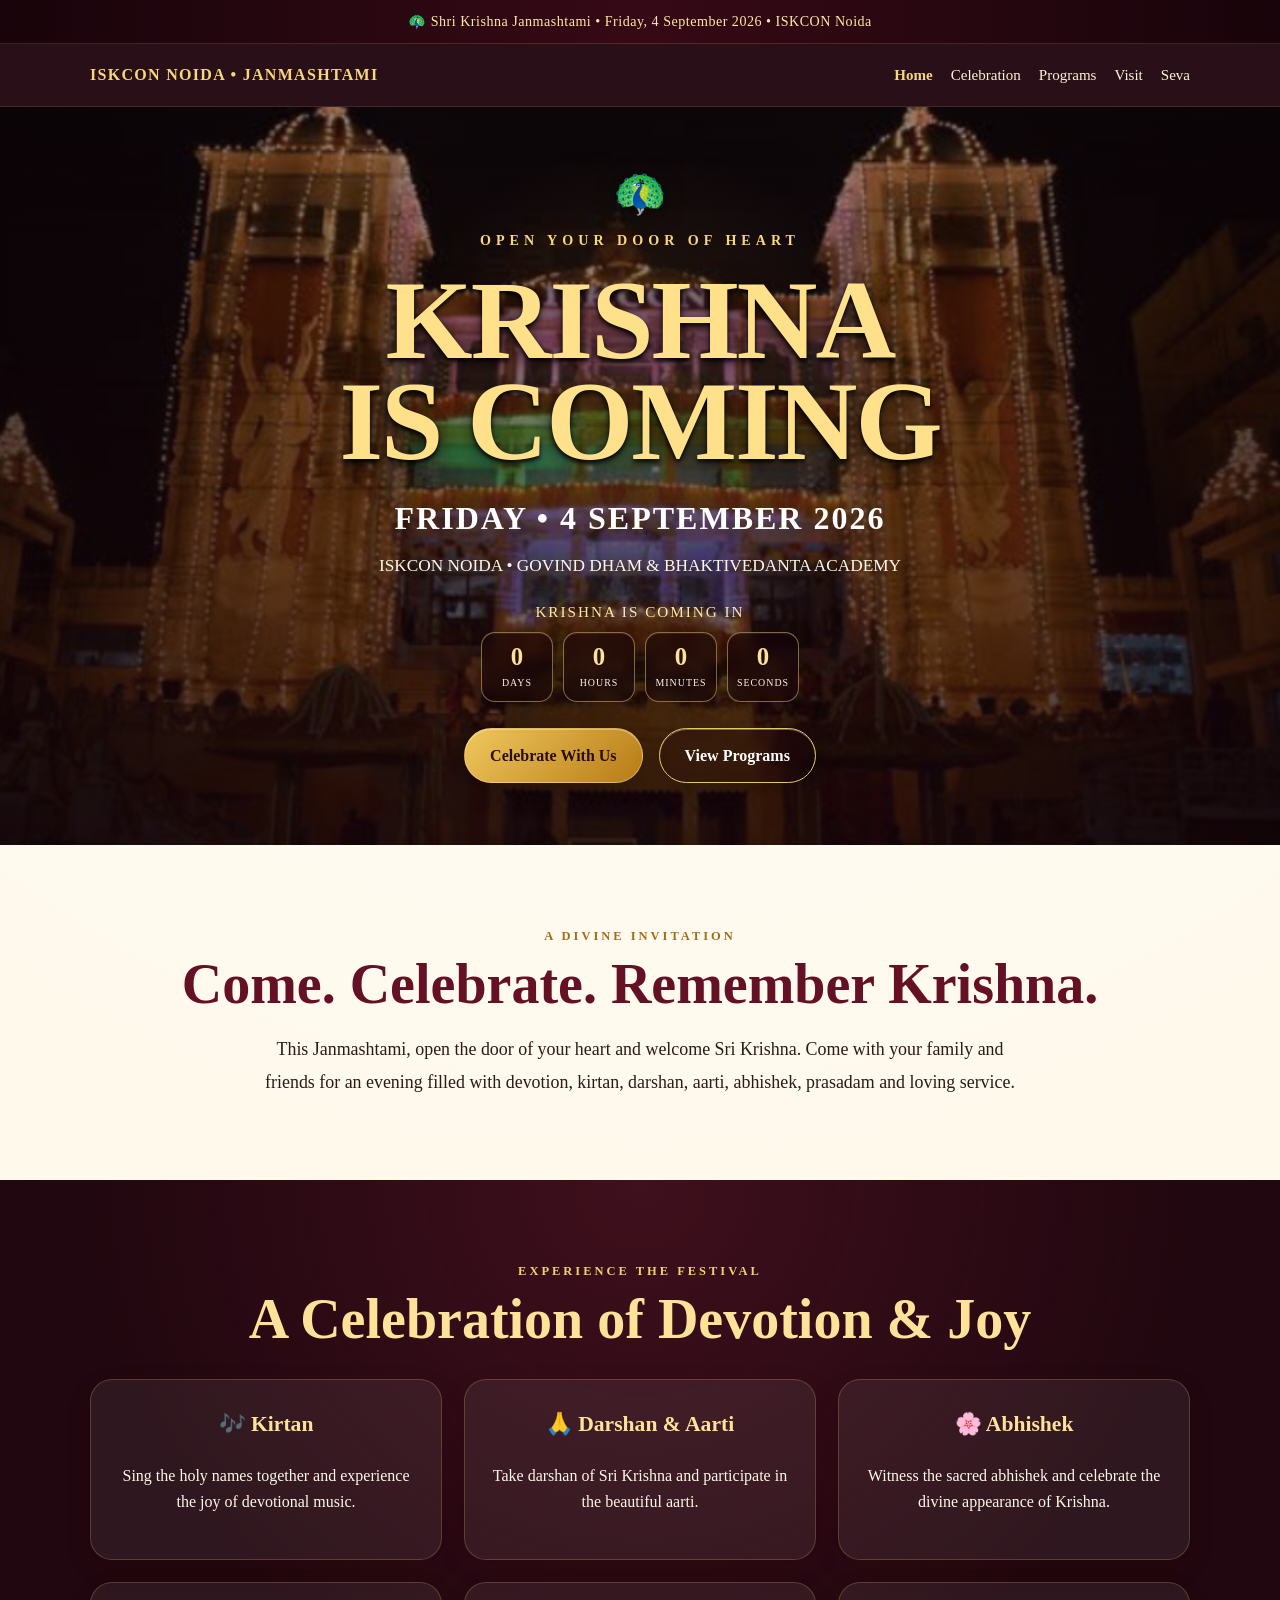
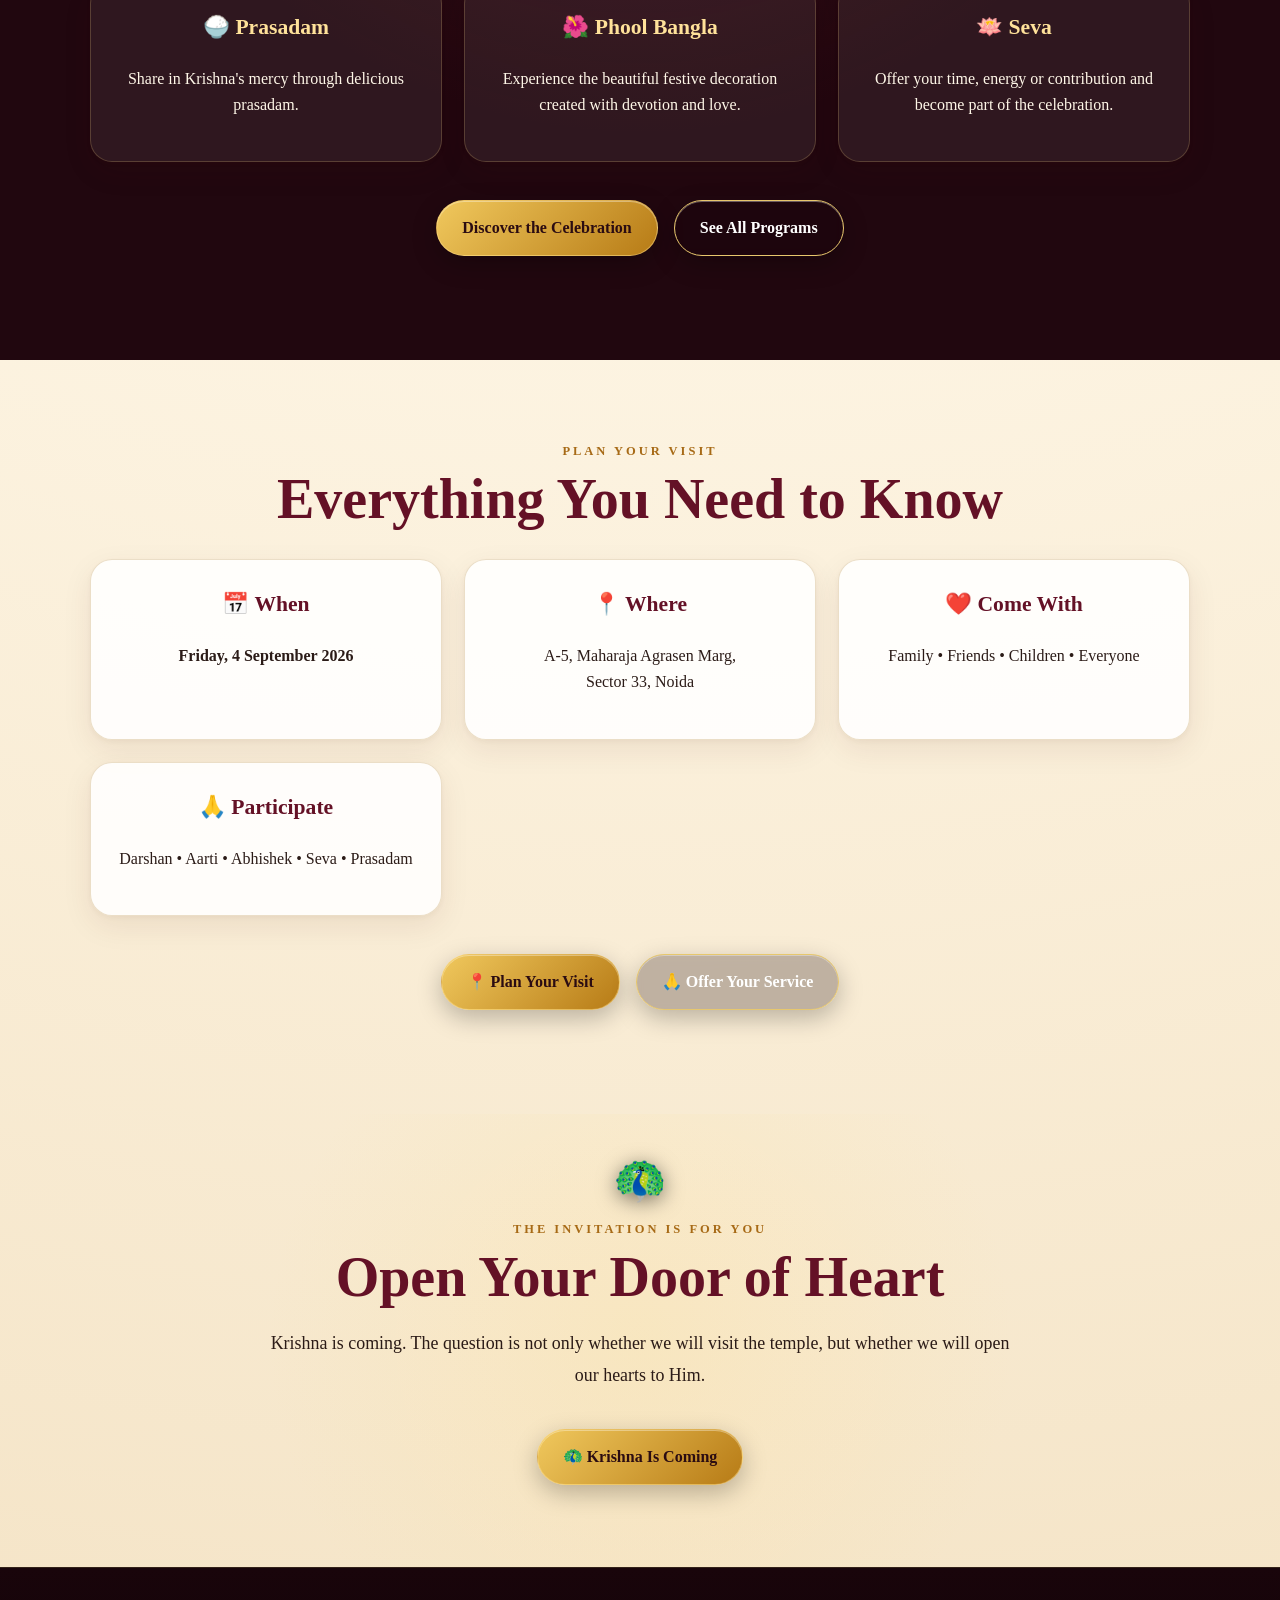
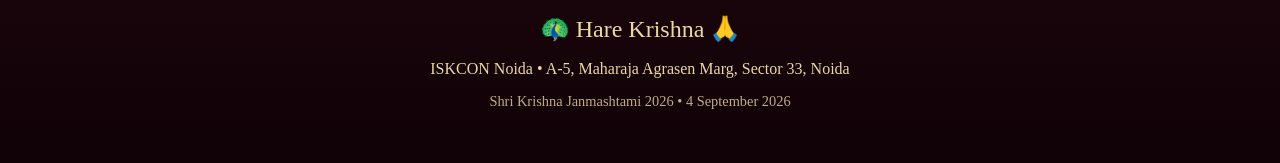
<file: index.html>
<!doctype html>
<html lang="en">
<head>
<meta charset="utf-8">
<meta name="viewport" content="width=device-width,initial-scale=1">

<title>Krishna Is Coming — Janmashtami 2026 | ISKCON Noida</title>

<meta name="description" content="Shri Krishna Janmashtami 2026 at ISKCON Noida. Friday, 4 September 2026. Celebrate with kirtan, darshan, aarti, abhishek, prasadam and seva.">

<link rel="stylesheet" href="style.css">
</head>

<body>

<!-- TOP BAR -->
<div class="topbar">
🦚 Shri Krishna Janmashtami • Friday, 4 September 2026 • ISKCON Noida
</div>


<!-- NAVIGATION -->
<nav>
<div class="container navin">

<a class="brand" href="index.html">
ISKCON NOIDA • JANMASHTAMI
</a>

<div class="navlinks">
<a href="index.html" style="color:#f6d77c;font-weight:700">Home</a>
<a href="celebration.html">Celebration</a>
<a href="programs.html">Programs</a>
<a href="visit.html">Visit</a>
<a href="seva.html">Seva</a>
</div>

</div>
</nav>


<!-- HERO -->
<section class="hero">

<div class="hero-content">

<div class="peacock">🦚</div>

<div class="kicker">
OPEN YOUR DOOR OF HEART
</div>

<h1>
KRISHNA<br>
IS COMING
</h1>

<div class="hero-date">
FRIDAY • 4 SEPTEMBER 2026
</div>

<div class="hero-place">
ISKCON NOIDA • GOVIND DHAM & BHAKTIVEDANTA ACADEMY
</div>


<!-- COUNTDOWN -->
<div class="countdown-title">
KRISHNA IS COMING IN
</div>

<div class="countdown" id="countdown">

<div class="count-box">
<span id="days">--</span>
<small>DAYS</small>
</div>

<div class="count-box">
<span id="hours">--</span>
<small>HOURS</small>
</div>

<div class="count-box">
<span id="minutes">--</span>
<small>MINUTES</small>
</div>

<div class="count-box">
<span id="seconds">--</span>
<small>SECONDS</small>
</div>

</div>


<div class="hero-buttons">

<a class="btn" href="celebration.html">
Celebrate With Us
</a>

<a class="btn alt" href="programs.html">
View Programs
</a>

</div>

</div>

</section>



<!-- WELCOME -->
<section class="section">

<div class="container center">

<div class="eyebrow">
A DIVINE INVITATION
</div>

<h2>
Come. Celebrate. Remember Krishna.
</h2>

<p class="lead" style="margin:0 auto">
This Janmashtami, open the door of your heart and welcome Sri Krishna.
Come with your family and friends for an evening filled with devotion,
kirtan, darshan, aarti, abhishek, prasadam and loving service.
</p>

</div>

</section>



<!-- FESTIVAL HIGHLIGHTS -->
<section class="section dark">

<div class="container center">

<div class="eyebrow">
EXPERIENCE THE FESTIVAL
</div>

<h2>
A Celebration of Devotion & Joy
</h2>


<div class="grid">

<div class="card">
<h3>🎶 Kirtan</h3>
<p>
Sing the holy names together and experience the joy of devotional music.
</p>
</div>


<div class="card">
<h3>🙏 Darshan & Aarti</h3>
<p>
Take darshan of Sri Krishna and participate in the beautiful aarti.
</p>
</div>


<div class="card">
<h3>🌸 Abhishek</h3>
<p>
Witness the sacred abhishek and celebrate the divine appearance of Krishna.
</p>
</div>


<div class="card">
<h3>🍚 Prasadam</h3>
<p>
Share in Krishna's mercy through delicious prasadam.
</p>
</div>


<div class="card">
<h3>🌺 Phool Bangla</h3>
<p>
Experience the beautiful festive decoration created with devotion and love.
</p>
</div>


<div class="card">
<h3>🪷 Seva</h3>
<p>
Offer your time, energy or contribution and become part of the celebration.
</p>
</div>

</div>


<p style="margin-top:32px">

<a class="btn" href="celebration.html">
Discover the Celebration
</a>

<a class="btn alt" href="programs.html">
See All Programs
</a>

</p>

</div>

</section>



<!-- VISIT INFORMATION -->
<section class="section">

<div class="container center">

<div class="eyebrow">
PLAN YOUR VISIT
</div>

<h2>
Everything You Need to Know
</h2>


<div class="grid">

<div class="card">
<h3>📅 When</h3>
<p>
<strong>Friday, 4 September 2026</strong>
</p>
</div>


<div class="card">
<h3>📍 Where</h3>
<p>
A-5, Maharaja Agrasen Marg,<br>
Sector 33, Noida
</p>
</div>


<div class="card">
<h3>❤️ Come With</h3>
<p>
Family • Friends • Children • Everyone
</p>
</div>


<div class="card">
<h3>🙏 Participate</h3>
<p>
Darshan • Aarti • Abhishek • Seva • Prasadam
</p>
</div>

</div>


<p style="margin-top:32px">

<a class="btn" href="visit.html">
📍 Plan Your Visit
</a>

<a class="btn alt" href="seva.html">
🙏 Offer Your Service
</a>

</p>

</div>

</section>



<!-- FINAL INVITATION -->
<section class="section invitation-section">

<div class="container center">

<div class="peacock">
🦚
</div>

<div class="eyebrow">
THE INVITATION IS FOR YOU
</div>

<h2>
Open Your Door of Heart
</h2>

<p class="lead" style="margin:0 auto">
Krishna is coming.
The question is not only whether we will visit the temple,
but whether we will open our hearts to Him.
</p>


<p style="margin-top:32px">

<a class="btn" href="celebration.html">
🦚 Krishna Is Coming
</a>

</p>

</div>

</section>



<!-- FOOTER -->
<footer>

<div class="container">

<div style="font-size:1.5rem">
🦚 Hare Krishna 🙏
</div>

<p>
ISKCON Noida • A-5, Maharaja Agrasen Marg, Sector 33, Noida
</p>

<p class="small">
Shri Krishna Janmashtami 2026 • 4 September 2026
</p>

</div>

</footer>



<!-- COUNTDOWN SCRIPT -->
<script>

function updateCountdown() {

const eventDate = new Date("September 4, 2026 00:00:00").getTime();

const now = new Date().getTime();

const difference = eventDate - now;


if (difference <= 0) {

document.getElementById("days").innerText = "0";
document.getElementById("hours").innerText = "0";
document.getElementById("minutes").innerText = "0";
document.getElementById("seconds").innerText = "0";

return;

}


const days = Math.floor(difference / (1000 * 60 * 60 * 24));

const hours = Math.floor(
(difference % (1000 * 60 * 60 * 24)) /
(1000 * 60 * 60)
);

const minutes = Math.floor(
(difference % (1000 * 60 * 60)) /
(1000 * 60)
);

const seconds = Math.floor(
(difference % (1000 * 60)) / 1000
);


document.getElementById("days").innerText = days;
document.getElementById("hours").innerText = hours;
document.getElementById("minutes").innerText = minutes;
document.getElementById("seconds").innerText = seconds;

}


updateCountdown();

setInterval(updateCountdown, 1000);

</script>

</body>
</html>
</file>
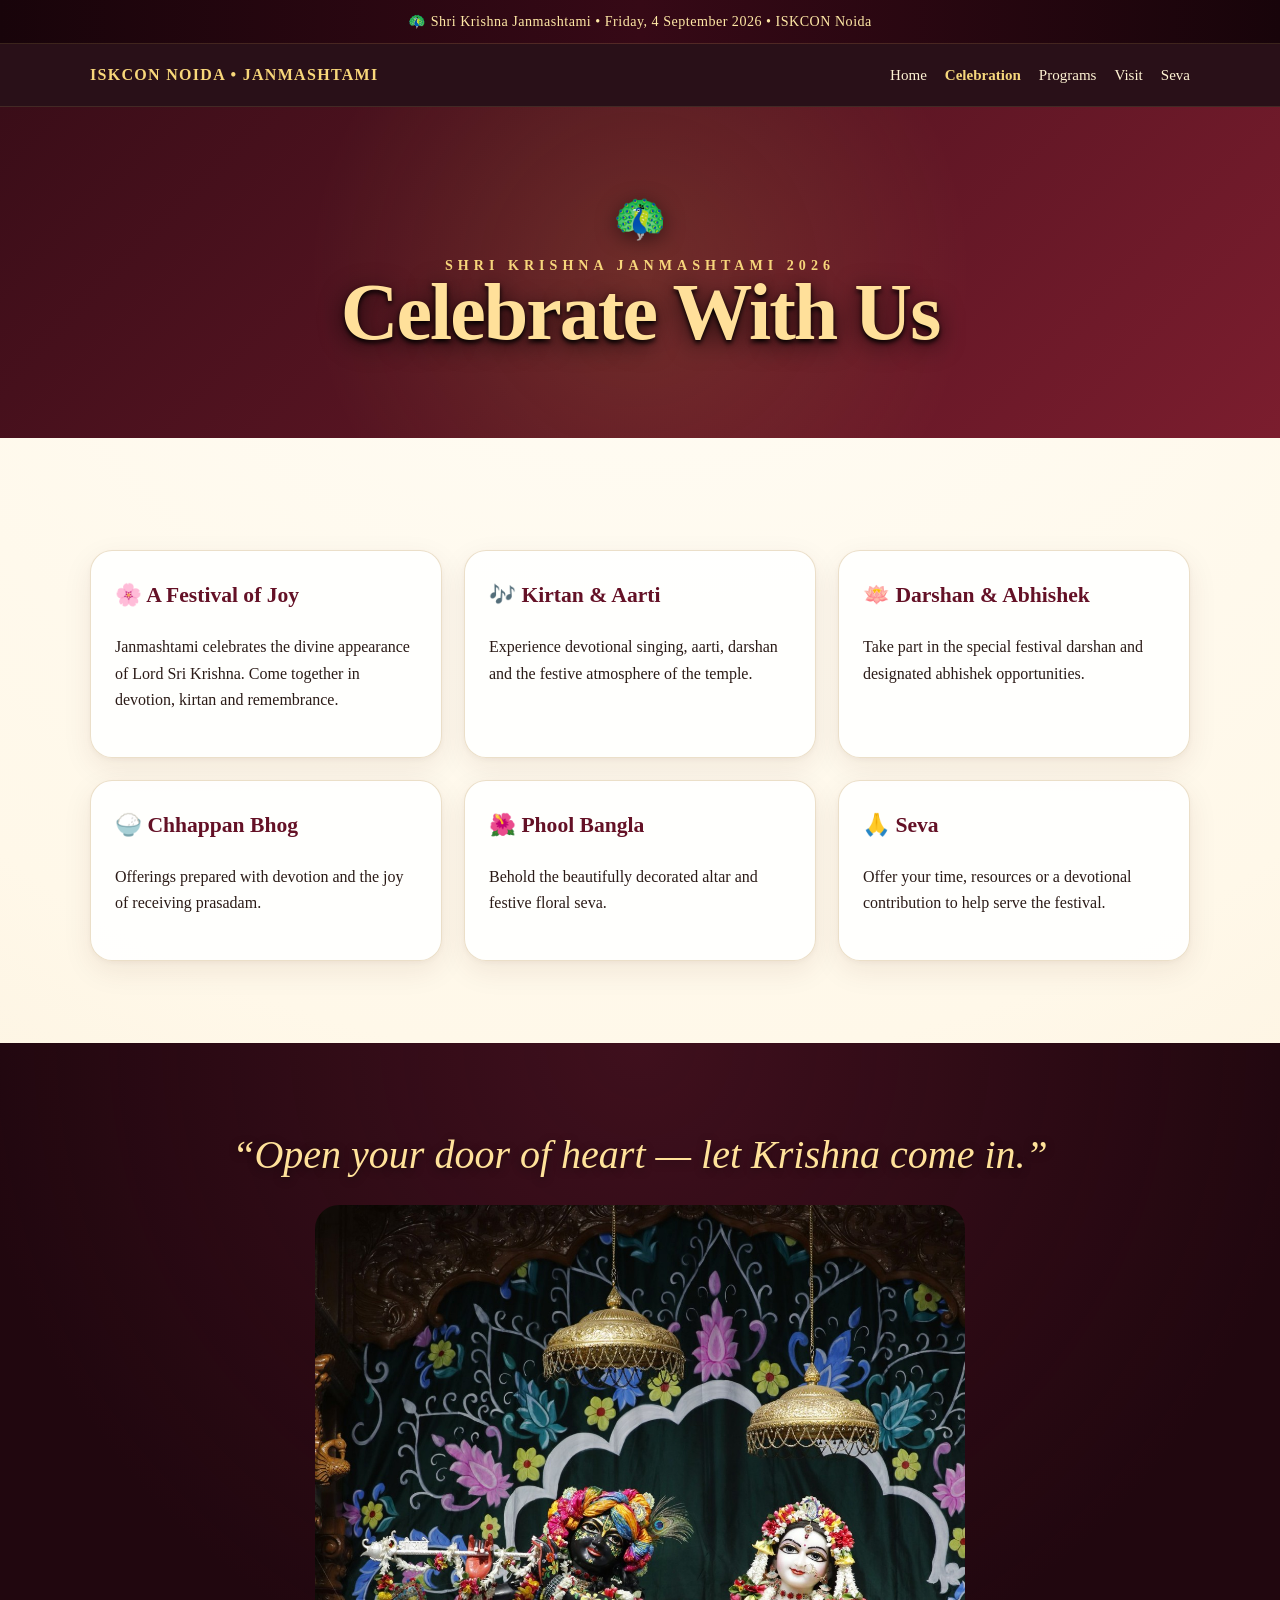
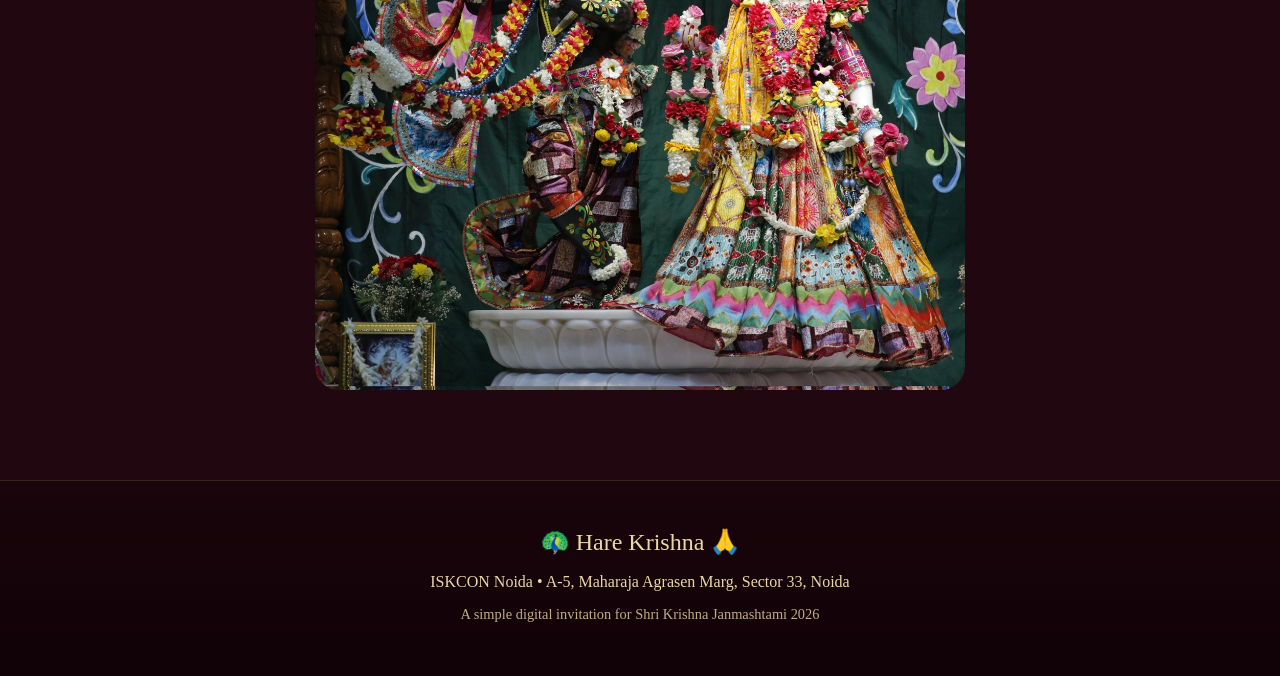
<file: celebration.html>
<!doctype html><html lang="en"><head><meta charset="utf-8"><meta name="viewport" content="width=device-width,initial-scale=1">
<title>Celebrate With Us — Janmashtami 2026</title><meta name="description" content="Shri Krishna Janmashtami 2026 at ISKCON Noida — 4 September 2026.">
<link rel="stylesheet" href="style.css"></head><body><div class="topbar">🦚 Shri Krishna Janmashtami • Friday, 4 September 2026 • ISKCON Noida</div>
<nav><div class="container navin"><a class="brand" href="index.html">ISKCON NOIDA • JANMASHTAMI</a>
<div class="navlinks"><a href="index.html">Home</a><a href="celebration.html" style="color:#f6d77c;font-weight:700">Celebration</a><a href="programs.html">Programs</a><a href="visit.html">Visit</a><a href="seva.html">Seva</a></div></div></nav><section class="pagehero"><div class="container"><div class="peacock">🦚</div><div class="kicker">SHRI KRISHNA JANMASHTAMI 2026</div><h1>Celebrate With Us</h1></div></section>
<section class="section"><div class="container"><div class="grid">
<div class="card"><h3>🌸 A Festival of Joy</h3><p>Janmashtami celebrates the divine appearance of Lord Sri Krishna. Come together in devotion, kirtan and remembrance.</p></div>
<div class="card"><h3>🎶 Kirtan & Aarti</h3><p>Experience devotional singing, aarti, darshan and the festive atmosphere of the temple.</p></div>
<div class="card"><h3>🪷 Darshan & Abhishek</h3><p>Take part in the special festival darshan and designated abhishek opportunities.</p></div>
<div class="card"><h3>🍚 Chhappan Bhog</h3><p>Offerings prepared with devotion and the joy of receiving prasadam.</p></div>
<div class="card"><h3>🌺 Phool Bangla</h3><p>Behold the beautifully decorated altar and festive floral seva.</p></div>
<div class="card"><h3>🙏 Seva</h3><p>Offer your time, resources or a devotional contribution to help serve the festival.</p></div>
</div></div></section>
<section class="section dark"><div class="container center"><p class="quote">“Open your door of heart — let Krishna come in.”</p>
<img src="assets/radha_krishna_green.jpg" style="width:min(650px,100%);border-radius:24px;margin-top:20px" alt="Radha Krishna"></div></section><footer><div class="container"><div style="font-size:1.5rem">🦚 Hare Krishna 🙏</div>
<p>ISKCON Noida • A-5, Maharaja Agrasen Marg, Sector 33, Noida</p>
<p class="small">A simple digital invitation for Shri Krishna Janmashtami 2026</p></div></footer></body></html>
</file>
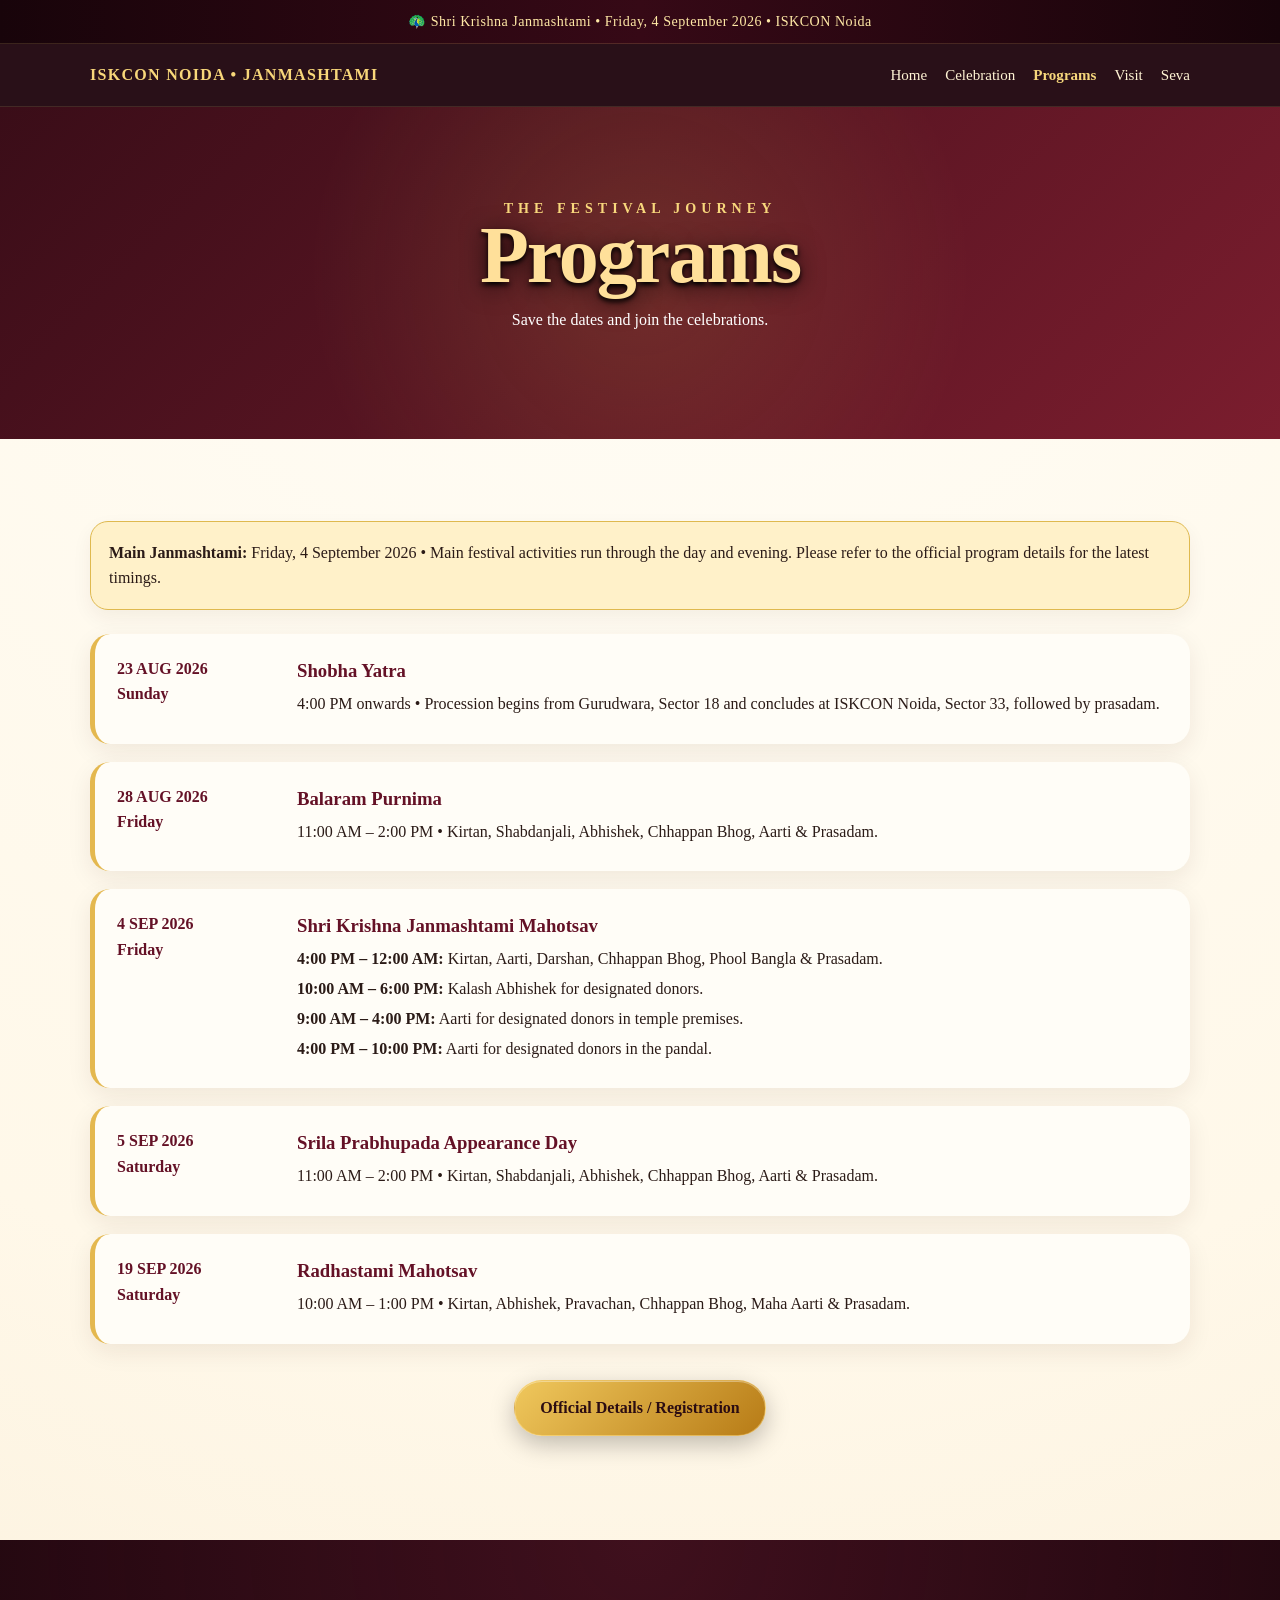
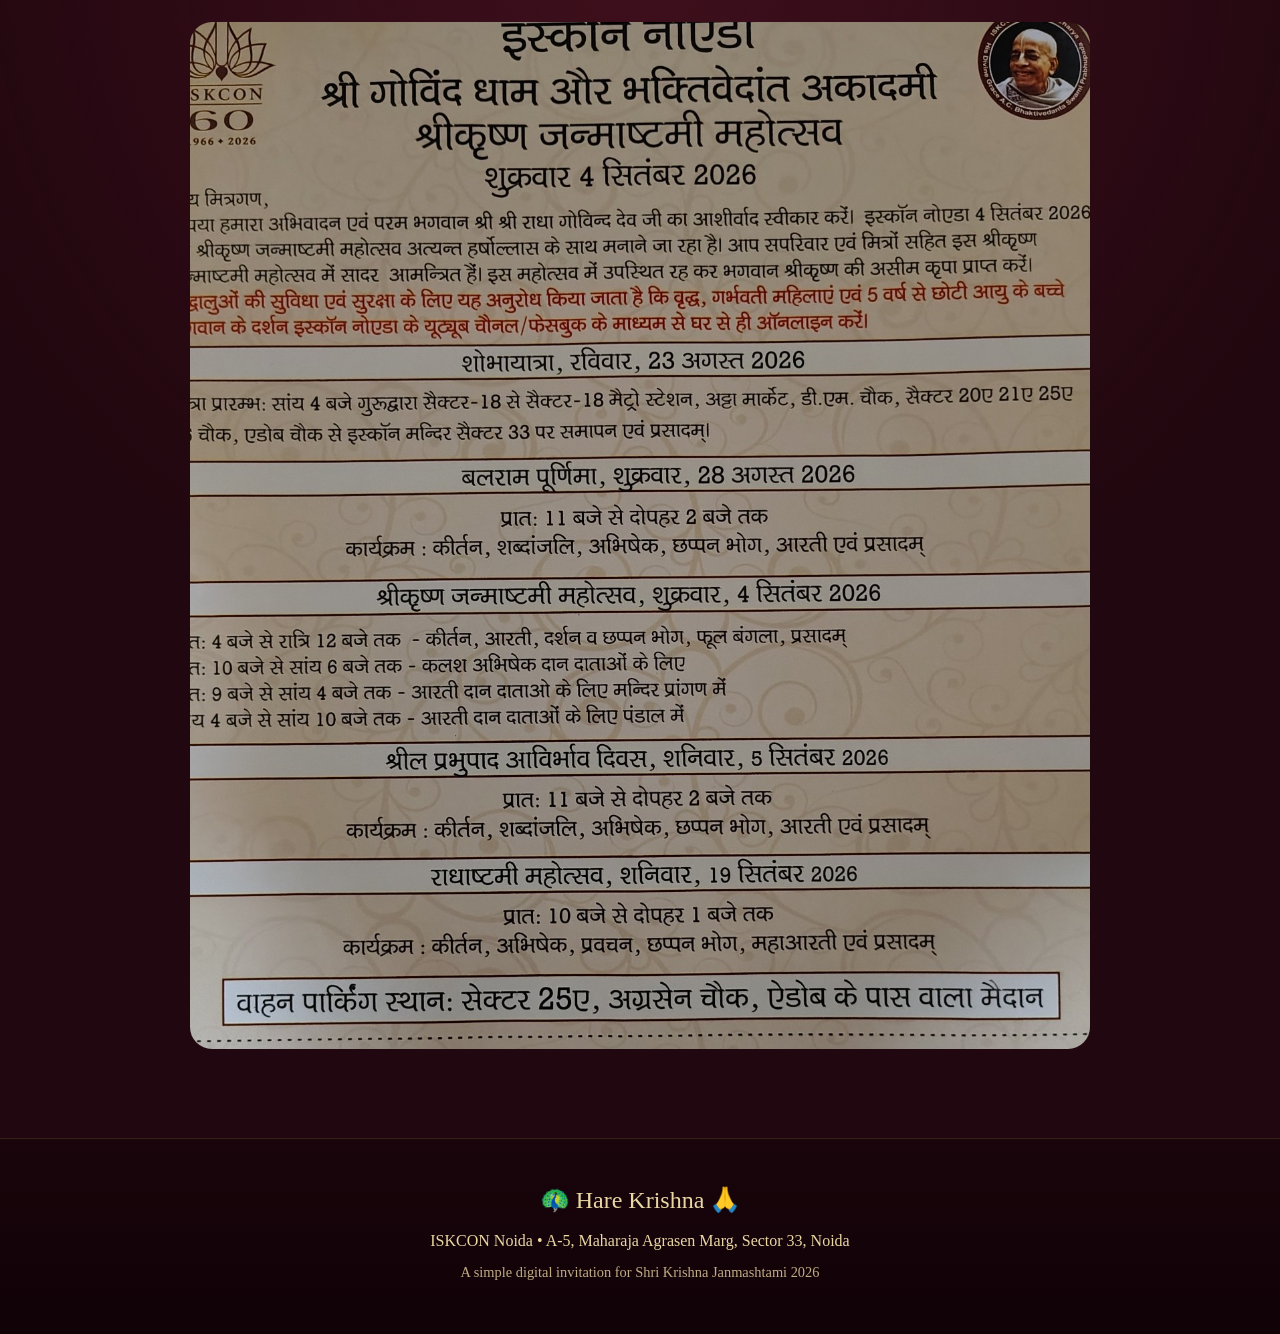
<file: programs.html>
<!doctype html><html lang="en"><head><meta charset="utf-8"><meta name="viewport" content="width=device-width,initial-scale=1">
<title>Programs — Janmashtami 2026</title><meta name="description" content="Shri Krishna Janmashtami 2026 at ISKCON Noida — 4 September 2026.">
<link rel="stylesheet" href="style.css"></head><body><div class="topbar">🦚 Shri Krishna Janmashtami • Friday, 4 September 2026 • ISKCON Noida</div>
<nav><div class="container navin"><a class="brand" href="index.html">ISKCON NOIDA • JANMASHTAMI</a>
<div class="navlinks"><a href="index.html">Home</a><a href="celebration.html">Celebration</a><a href="programs.html" style="color:#f6d77c;font-weight:700">Programs</a><a href="visit.html">Visit</a><a href="seva.html">Seva</a></div></div></nav><section class="pagehero"><div class="container"><div class="kicker">THE FESTIVAL JOURNEY</div><h1>Programs</h1><p>Save the dates and join the celebrations.</p></div></section>
<section class="section"><div class="container">
<div class="notice"><strong>Main Janmashtami:</strong> Friday, 4 September 2026 • Main festival activities run through the day and evening. Please refer to the official program details for the latest timings.</div>
<div class="timeline" style="margin-top:24px">
<div class="event"><div class="date">23 AUG 2026<br>Sunday</div><div><h3>Shobha Yatra</h3><p>4:00 PM onwards • Procession begins from Gurudwara, Sector 18 and concludes at ISKCON Noida, Sector 33, followed by prasadam.</p></div></div>
<div class="event"><div class="date">28 AUG 2026<br>Friday</div><div><h3>Balaram Purnima</h3><p>11:00 AM – 2:00 PM • Kirtan, Shabdanjali, Abhishek, Chhappan Bhog, Aarti & Prasadam.</p></div></div>
<div class="event"><div class="date">4 SEP 2026<br>Friday</div><div><h3>Shri Krishna Janmashtami Mahotsav</h3><p><strong>4:00 PM – 12:00 AM:</strong> Kirtan, Aarti, Darshan, Chhappan Bhog, Phool Bangla & Prasadam.</p><p><strong>10:00 AM – 6:00 PM:</strong> Kalash Abhishek for designated donors.</p><p><strong>9:00 AM – 4:00 PM:</strong> Aarti for designated donors in temple premises.</p><p><strong>4:00 PM – 10:00 PM:</strong> Aarti for designated donors in the pandal.</p></div></div>
<div class="event"><div class="date">5 SEP 2026<br>Saturday</div><div><h3>Srila Prabhupada Appearance Day</h3><p>11:00 AM – 2:00 PM • Kirtan, Shabdanjali, Abhishek, Chhappan Bhog, Aarti & Prasadam.</p></div></div>
<div class="event"><div class="date">19 SEP 2026<br>Saturday</div><div><h3>Radhastami Mahotsav</h3><p>10:00 AM – 1:00 PM • Kirtan, Abhishek, Pravachan, Chhappan Bhog, Maha Aarti & Prasadam.</p></div></div>
</div>
<p class="center" style="margin-top:30px"><a class="btn" href="https://forms.gle/BLtRBKN4MpEDeNDE7" target="_blank" rel="noopener">Official Details / Registration</a></p>
</div></section>
<section class="section dark"><div class="container center"><img src="assets/programs.jpg" alt="Official program details" style="width:min(900px,100%);border-radius:22px"></div></section><footer><div class="container"><div style="font-size:1.5rem">🦚 Hare Krishna 🙏</div>
<p>ISKCON Noida • A-5, Maharaja Agrasen Marg, Sector 33, Noida</p>
<p class="small">A simple digital invitation for Shri Krishna Janmashtami 2026</p></div></footer></body></html>
</file>
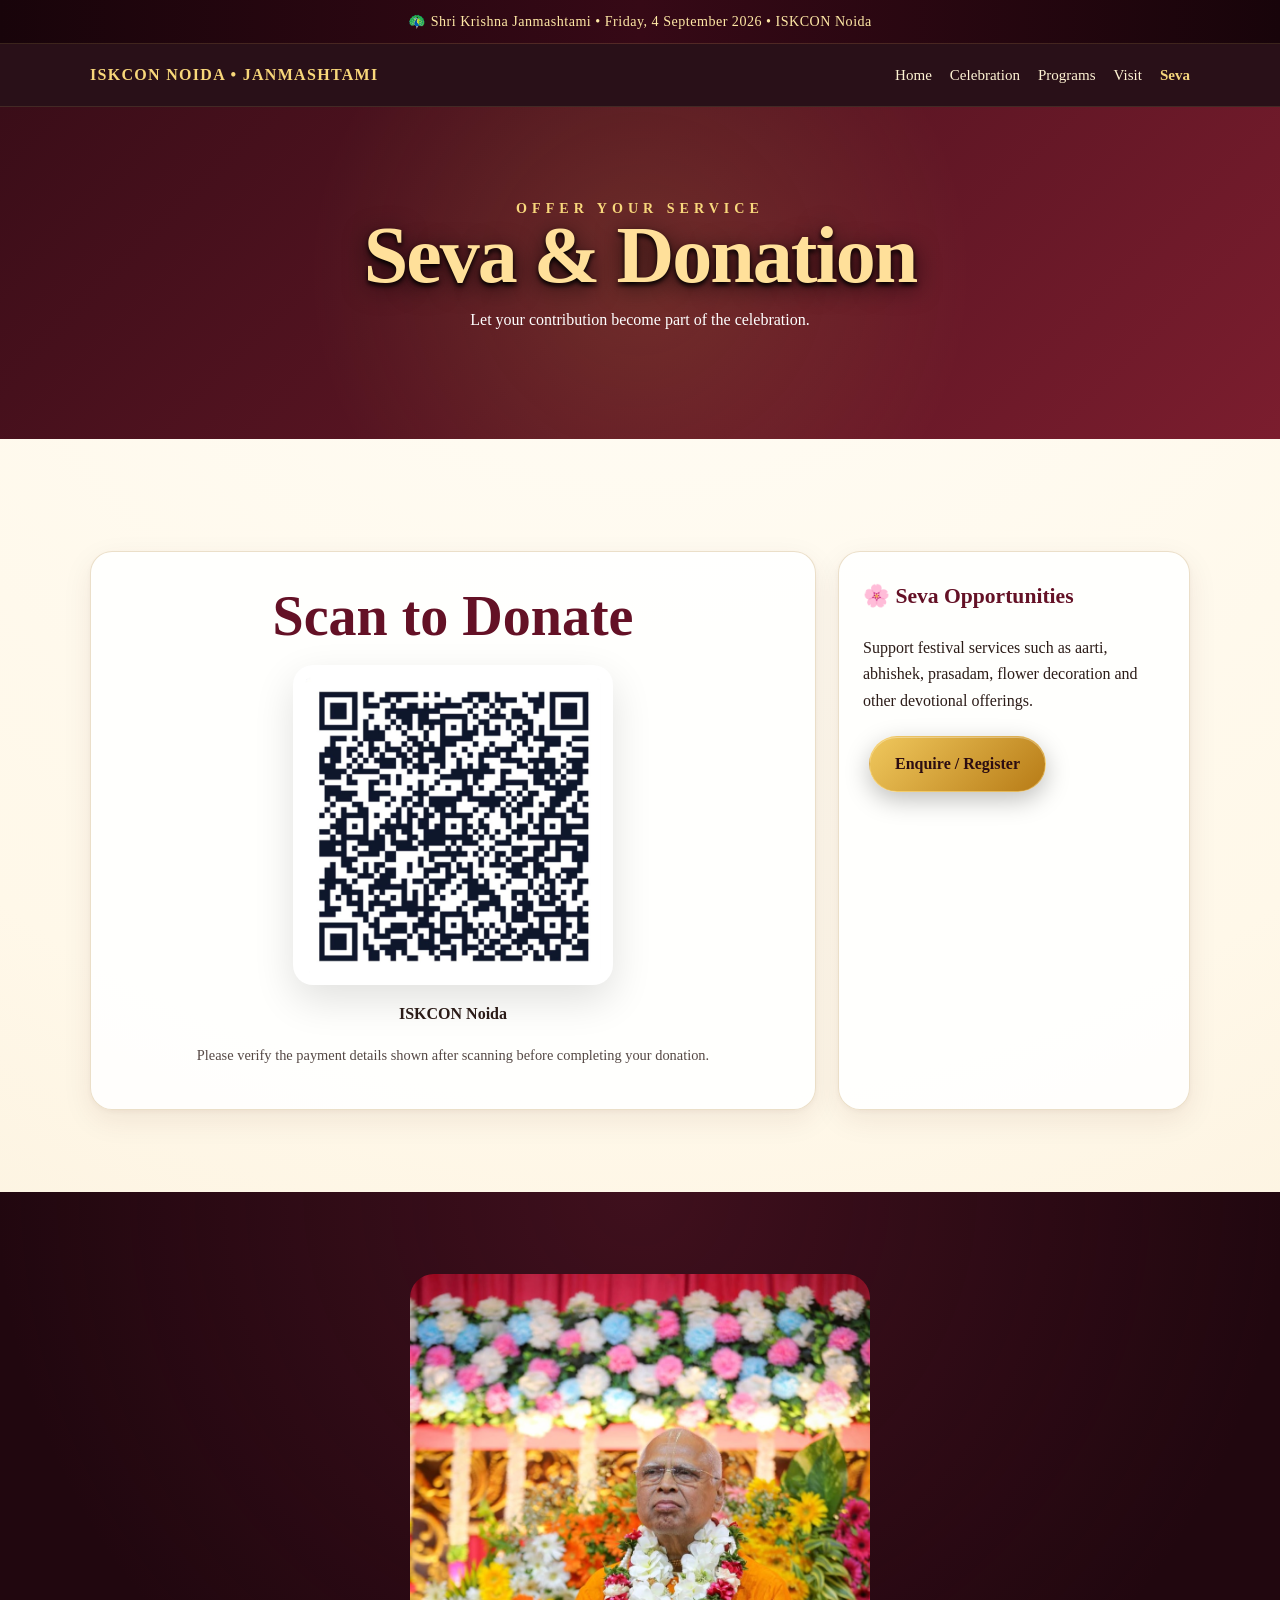
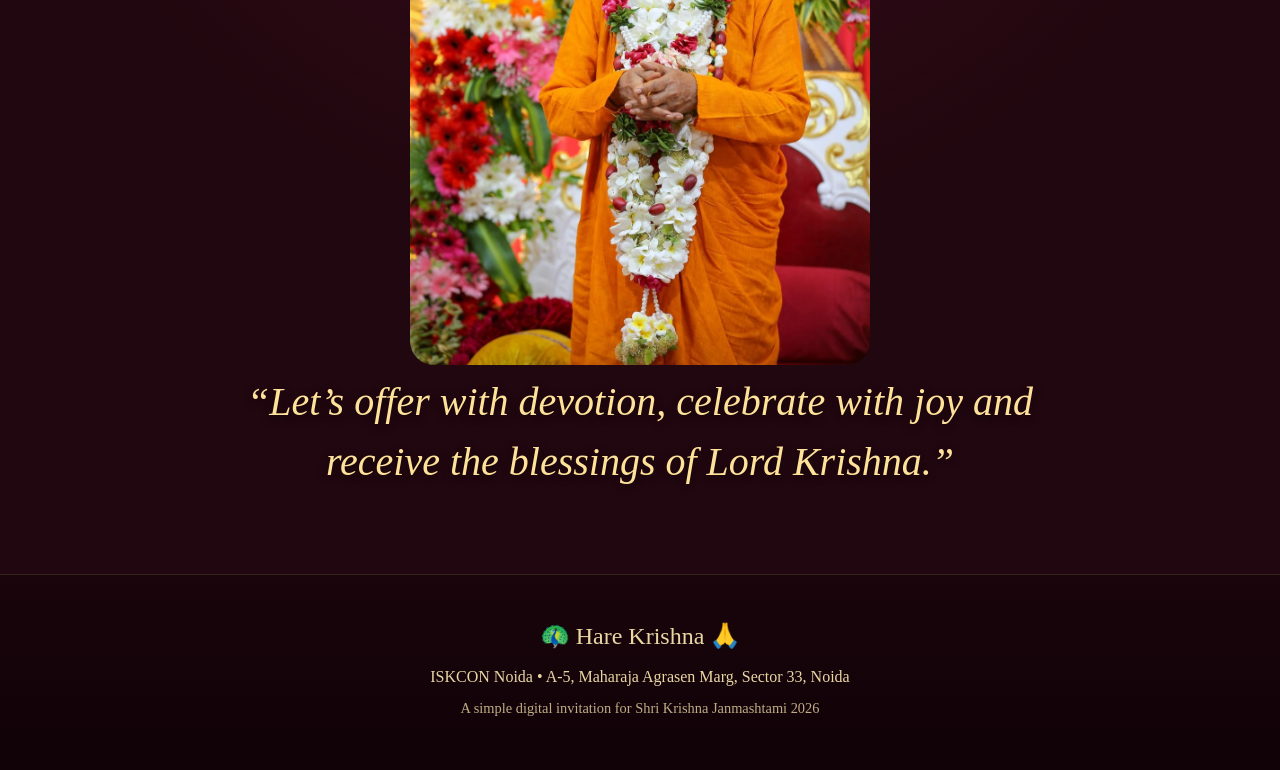
<file: seva.html>
<!doctype html><html lang="en"><head><meta charset="utf-8"><meta name="viewport" content="width=device-width,initial-scale=1">
<title>Seva & Donation — Janmashtami 2026</title><meta name="description" content="Shri Krishna Janmashtami 2026 at ISKCON Noida — 4 September 2026.">
<link rel="stylesheet" href="style.css"></head><body><div class="topbar">🦚 Shri Krishna Janmashtami • Friday, 4 September 2026 • ISKCON Noida</div>
<nav><div class="container navin"><a class="brand" href="index.html">ISKCON NOIDA • JANMASHTAMI</a>
<div class="navlinks"><a href="index.html">Home</a><a href="celebration.html">Celebration</a><a href="programs.html">Programs</a><a href="visit.html">Visit</a><a href="seva.html" style="color:#f6d77c;font-weight:700">Seva</a></div></div></nav><section class="pagehero"><div class="container"><div class="kicker">OFFER YOUR SERVICE</div><h1>Seva & Donation</h1><p>Let your contribution become part of the celebration.</p></div></section>
<section class="section"><div class="container"><div class="grid">
<div class="card center" style="grid-column:span 2"><h2>Scan to Donate</h2><img class="qr" src="assets/donation_qr.jpg" alt="Donation QR code"><p><strong>ISKCON Noida</strong></p><p class="small">Please verify the payment details shown after scanning before completing your donation.</p></div>
<div class="card"><h3>🌸 Seva Opportunities</h3><p>Support festival services such as aarti, abhishek, prasadam, flower decoration and other devotional offerings.</p><a class="btn" href="https://forms.gle/BLtRBKN4MpEDeNDE7" target="_blank" rel="noopener">Enquire / Register</a></div>
</div></div></section>
<section class="section dark"><div class="container center"><img src="assets/spiritual_guide.jpg" alt="Spiritual teacher" style="width:min(460px,90%);border-radius:24px">
<p class="quote" style="color:#ffe09a">“Let’s offer with devotion, celebrate with joy and receive the blessings of Lord Krishna.”</p></div></section><footer><div class="container"><div style="font-size:1.5rem">🦚 Hare Krishna 🙏</div>
<p>ISKCON Noida • A-5, Maharaja Agrasen Marg, Sector 33, Noida</p>
<p class="small">A simple digital invitation for Shri Krishna Janmashtami 2026</p></div></footer></body></html>
</file>
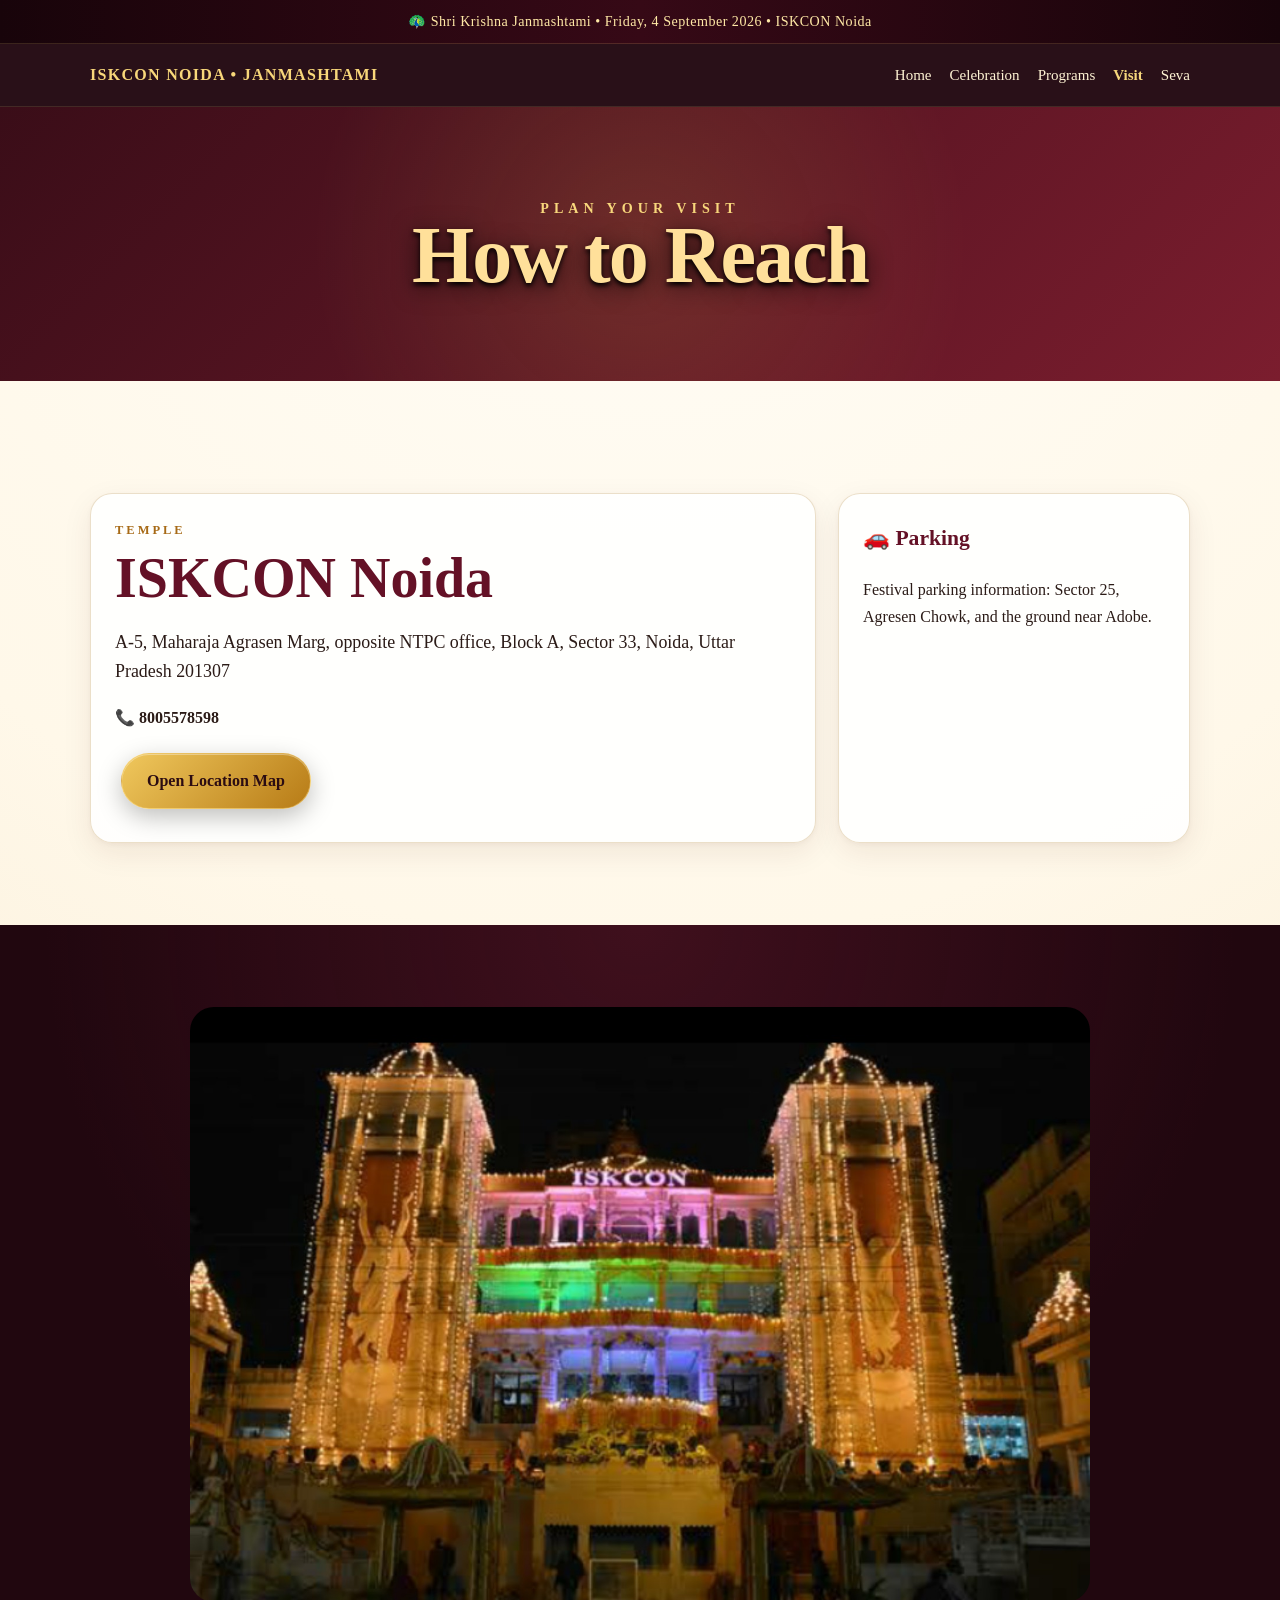
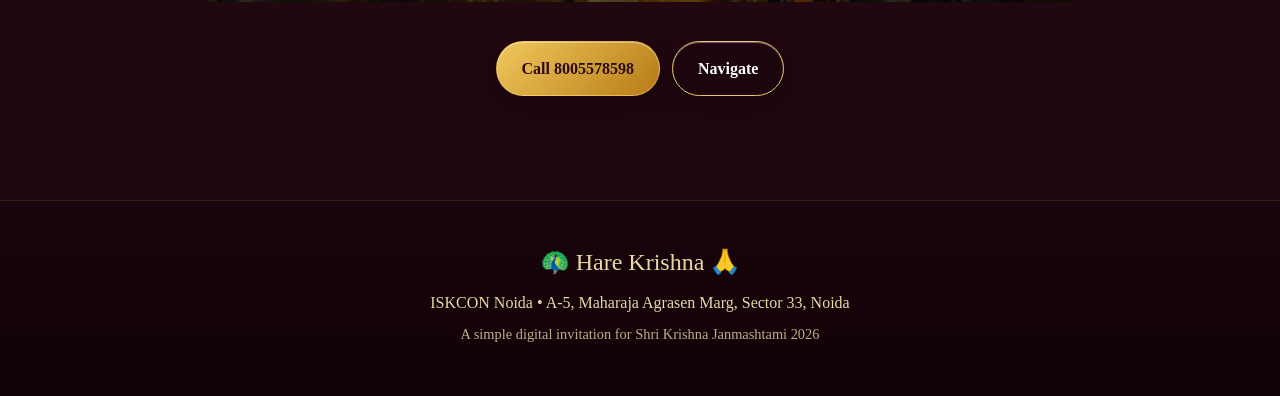
<file: visit.html>
<!doctype html><html lang="en"><head><meta charset="utf-8"><meta name="viewport" content="width=device-width,initial-scale=1">
<title>How to Reach — ISKCON Noida</title><meta name="description" content="Shri Krishna Janmashtami 2026 at ISKCON Noida — 4 September 2026.">
<link rel="stylesheet" href="style.css"></head><body><div class="topbar">🦚 Shri Krishna Janmashtami • Friday, 4 September 2026 • ISKCON Noida</div>
<nav><div class="container navin"><a class="brand" href="index.html">ISKCON NOIDA • JANMASHTAMI</a>
<div class="navlinks"><a href="index.html">Home</a><a href="celebration.html">Celebration</a><a href="programs.html">Programs</a><a href="visit.html" style="color:#f6d77c;font-weight:700">Visit</a><a href="seva.html">Seva</a></div></div></nav><section class="pagehero"><div class="container"><div class="kicker">PLAN YOUR VISIT</div><h1>How to Reach</h1></div></section>
<section class="section"><div class="container"><div class="grid">
<div class="card" style="grid-column:span 2"><div class="eyebrow">Temple</div><h2>ISKCON Noida</h2><p class="lead">A-5, Maharaja Agrasen Marg, opposite NTPC office, Block A, Sector 33, Noida, Uttar Pradesh 201307</p><p><strong>📞 8005578598</strong></p>
<a class="btn" href="https://share.google/bH697deWAs9XpYYAJ" target="_blank" rel="noopener">Open Location Map</a></div>
<div class="card"><h3>🚗 Parking</h3><p>Festival parking information: Sector 25, Agresen Chowk, and the ground near Adobe.</p></div>
</div></div></section>
<section class="section dark"><div class="container center"><img src="assets/temple.jpg" alt="ISKCON Noida temple" style="width:min(900px,100%);border-radius:24px">
<p style="margin-top:25px"><a class="btn" href="tel:+918005578598">Call 8005578598</a><a class="btn alt" href="https://share.google/bH697deWAs9XpYYAJ" target="_blank" rel="noopener">Navigate</a></p></div></section><footer><div class="container"><div style="font-size:1.5rem">🦚 Hare Krishna 🙏</div>
<p>ISKCON Noida • A-5, Maharaja Agrasen Marg, Sector 33, Noida</p>
<p class="small">A simple digital invitation for Shri Krishna Janmashtami 2026</p></div></footer></body></html>
</file>
<file: style.css>
:root{
  --maroon:#641126;
  --deep:#21070f;
  --deep2:#350b18;
  --gold:#e4b84f;
  --gold-light:#ffe39a;
  --cream:#fff8e9;
  --cream2:#f8ecd7;
  --green:#173f38;
  --text:#2b1b17;
  --white:#fffdf8;
}

*{
  box-sizing:border-box;
}

html{
  scroll-behavior:smooth;
}

body{
  margin:0;
  font-family:Georgia,"Times New Roman",serif;
  color:var(--text);
  background:
    radial-gradient(circle at top,#fffdf7 0,#fff8e9 45%,#f4e3c5 100%);
  line-height:1.6;
}

a{
  color:inherit;
}

.container{
  width:min(1100px,92%);
  margin:auto;
}


/* =========================
   TOP BAR
========================= */

.topbar{
  background:linear-gradient(90deg,#18040a,#360916,#18040a);
  color:#ffe9a6;
  text-align:center;
  padding:10px 14px;
  font-size:.88rem;
  letter-spacing:.5px;
  border-bottom:1px solid rgba(255,220,130,.15);
}


/* =========================
   NAVIGATION
========================= */

nav{
  position:sticky;
  top:0;
  z-index:20;
  background:rgba(33,7,15,.96);
  backdrop-filter:blur(12px);
  color:white;
  border-bottom:1px solid rgba(255,220,130,.12);
}

.navin{
  display:flex;
  align-items:center;
  justify-content:space-between;
  gap:20px;
  padding:14px 0;
}

.brand{
  font-weight:700;
  letter-spacing:1.3px;
  color:#f8d77a;
  text-decoration:none;
  font-size:1rem;
}

.navlinks{
  display:flex;
  gap:18px;
  flex-wrap:wrap;
  justify-content:flex-end;
}

.navlinks a{
  position:relative;
  text-decoration:none;
  font-size:.94rem;
  color:#fff4d4;
  padding:5px 0;
  transition:.25s ease;
}

.navlinks a:hover{
  color:#f6d77c !important;
}

.navlinks a:after{
  content:"";
  position:absolute;
  left:0;
  bottom:0;
  width:0;
  height:2px;
  background:var(--gold);
  transition:.25s ease;
}

.navlinks a:hover:after{
  width:100%;
}


/* =========================
   HERO
========================= */

.hero{
  min-height:82vh;
  display:grid;
  place-items:center;
  text-align:center;
  position:relative;
  overflow:hidden;

  background:
    linear-gradient(
      180deg,
      rgba(20,3,9,.38),
      rgba(25,4,11,.72)
    ),
    url("assets/temple.jpg") center/cover no-repeat;

  isolation:isolate;
}

.hero:before{
  content:"";
  position:absolute;
  inset:0;
  background:
    radial-gradient(
      circle at 50% 42%,
      rgba(255,205,90,.12),
      transparent 35%
    );
  z-index:-1;
}

.hero:after{
  content:"";
  position:absolute;
  inset:0;
  background:
    linear-gradient(
      90deg,
      rgba(10,1,5,.38),
      transparent 35%,
      transparent 65%,
      rgba(10,1,5,.38)
    );
  z-index:-1;
}

.hero-content{
  position:relative;
  z-index:1;
  color:white;
  padding:65px 15px 55px;
  max-width:1000px;
  animation:heroEnter 1s ease-out;
}

.peacock{
  font-size:2.7rem;
  line-height:1;
  margin-bottom:14px;
  filter:drop-shadow(0 4px 10px rgba(0,0,0,.5));
}

.kicker{
  letter-spacing:5px;
  color:#f8d77c;
  font-size:.88rem;
  font-weight:600;
}

h1{
  font-size:clamp(3.2rem,9vw,7rem);
  line-height:.9;
  margin:18px 0 22px;
  color:#ffe08b;
  text-shadow:
    0 3px 5px #000,
    0 5px 25px rgba(0,0,0,.75);
  letter-spacing:-2px;
}

.hero-date{
  font-size:clamp(1.2rem,3vw,2rem);
  letter-spacing:2px;
  font-weight:600;
}

.hero-place{
  font-size:1.08rem;
  margin:8px auto 20px;
  max-width:720px;
  color:#fff8e9;
}


/* =========================
   COUNTDOWN
========================= */

.countdown-title{
  margin-top:14px;
  margin-bottom:8px;
  font-size:.95rem;
  letter-spacing:2px;
  color:#ffe8a4;
  text-transform:uppercase;
}

.countdown{
  display:flex;
  justify-content:center;
  align-items:center;
  gap:10px;
  margin:8px auto 20px;
}

.count-box{
  min-width:72px;
  padding:10px 8px;
  border:1px solid rgba(255,224,139,.45);
  border-radius:14px;
  background:rgba(20,3,8,.52);
  backdrop-filter:blur(6px);
  box-shadow:
    0 8px 25px rgba(0,0,0,.22),
    inset 0 1px 0 rgba(255,255,255,.08);
}

.count-box span{
  display:block;
  color:#ffe29a;
  font-size:1.55rem;
  font-weight:700;
  line-height:1.1;
}

.count-box small{
  display:block;
  color:#fff7e6;
  font-size:.62rem;
  letter-spacing:1px;
  margin-top:4px;
}


/* =========================
   BUTTONS
========================= */

.hero-buttons{
  margin-top:10px;
}

.btn{
  display:inline-block;
  background:linear-gradient(135deg,#f0c85d,#b77b16);
  color:#2b0c12;
  text-decoration:none;
  font-weight:700;
  padding:14px 25px;
  border-radius:999px;
  margin:6px;
  border:1px solid rgba(255,225,143,.45);
  box-shadow:
    0 8px 25px rgba(0,0,0,.25),
    inset 0 1px 0 rgba(255,255,255,.35);
  transition:
    transform .25s ease,
    box-shadow .25s ease,
    background .25s ease;
}

.btn:hover{
  transform:translateY(-3px);
  box-shadow:
    0 13px 30px rgba(0,0,0,.32),
    0 0 18px rgba(228,184,79,.2);
}

.btn.alt{
  background:rgba(20,3,8,.25);
  border:1px solid #e7c76d;
  color:#fff;
  backdrop-filter:blur(5px);
}

.btn.alt:hover{
  background:rgba(228,184,79,.12);
}


/* =========================
   SECTIONS
========================= */

.section{
  padding:82px 0;
}

.section.dark{
  background:
    radial-gradient(
      circle at 50% 0,
      rgba(119,31,55,.35),
      transparent 55%
    ),
    var(--deep);
  color:#fff7e8;
}

.section.green{
  background:var(--green);
  color:#fff;
}

.center{
  text-align:center;
}

.eyebrow{
  text-transform:uppercase;
  letter-spacing:3px;
  color:#a76a16;
  font-size:.78rem;
  font-weight:700;
}

.dark .eyebrow,
.green .eyebrow{
  color:#f2cf76;
}

h2{
  font-size:clamp(2rem,5vw,3.5rem);
  line-height:1.05;
  margin:8px 0 20px;
  color:var(--maroon);
}

.dark h2,
.green h2{
  color:#ffe29a;
}

.lead{
  font-size:1.12rem;
  line-height:1.8;
  max-width:760px;
}


/* =========================
   CARDS
========================= */

.grid{
  display:grid;
  grid-template-columns:repeat(3,1fr);
  gap:22px;
  margin-top:30px;
}

.card{
  position:relative;
  background:rgba(255,255,255,.88);
  border:1px solid rgba(174,128,44,.25);
  border-radius:22px;
  padding:27px 24px;
  box-shadow:
    0 10px 30px rgba(73,31,9,.08),
    0 2px 5px rgba(73,31,9,.04);
  transition:
    transform .25s ease,
    box-shadow .25s ease,
    border-color .25s ease;
}

.card:hover{
  transform:translateY(-6px);
  box-shadow:
    0 18px 38px rgba(73,31,9,.14);
  border-color:rgba(174,128,44,.5);
}

.dark .card,
.green .card{
  background:rgba(255,255,255,.065);
  border-color:rgba(255,221,137,.2);
}

.dark .card:hover,
.green .card:hover{
  background:rgba(255,255,255,.1);
}

.card h3{
  margin-top:0;
  color:var(--maroon);
  font-size:1.35rem;
}

.dark .card h3,
.green .card h3{
  color:#ffe29a;
}

.card p{
  line-height:1.65;
}


/* =========================
   GALLERY
========================= */

.gallery{
  display:grid;
  grid-template-columns:repeat(4,1fr);
  gap:14px;
}

.gallery img{
  width:100%;
  height:260px;
  object-fit:cover;
  border-radius:18px;
  transition:
    transform .3s ease,
    box-shadow .3s ease;
}

.gallery img:hover{
  transform:scale(1.025);
  box-shadow:0 15px 35px rgba(0,0,0,.18);
}


/* =========================
   TIMELINE / PROGRAMS
========================= */

.timeline{
  display:grid;
  gap:18px;
}

.event{
  display:grid;
  grid-template-columns:160px 1fr;
  gap:20px;
  align-items:start;
  background:#fffdf7;
  border-radius:20px;
  padding:22px;
  border-left:5px solid var(--gold);
  box-shadow:0 8px 24px rgba(67,28,8,.08);
  transition:transform .2s ease;
}

.event:hover{
  transform:translateX(4px);
}

.event .date{
  font-weight:700;
  color:var(--maroon);
}

.event h3{
  margin:0 0 6px;
  color:var(--maroon);
}

.event p{
  margin:5px 0;
  line-height:1.55;
}


/* =========================
   QR / DONATION
========================= */

.qr{
  width:min(320px,80vw);
  border-radius:20px;
  background:white;
  padding:12px;
  display:block;
  margin:auto;
  box-shadow:0 15px 40px rgba(0,0,0,.12);
}


/* =========================
   QUOTE
========================= */

.quote{
  text-align:center;
  font-size:clamp(1.5rem,4vw,2.5rem);
  font-style:italic;
  color:#ffe29a !important;
  line-height:1.5;
  max-width:850px;
  margin:0 auto;
  text-shadow:0 2px 10px rgba(0,0,0,.45);
}


/* =========================
   INVITATION
========================= */

.invitation-section{
  background:
    radial-gradient(
      circle at center,
      rgba(255,220,125,.18),
      transparent 55%
    );
}

.invitation-section .peacock{
  margin-bottom:18px;
}


/* =========================
   FOOTER
========================= */

footer{
  background:
    linear-gradient(180deg,#19050b,#100207);
  color:#ead7a4;
  text-align:center;
  padding:42px 15px;
  border-top:1px solid rgba(255,220,130,.15);
}

footer p{
  margin:8px 0;
}

.small{
  font-size:.9rem;
  opacity:.8;
}


/* =========================
   INNER PAGE HERO
========================= */

.pagehero{
  padding:90px 0;
  background:
    radial-gradient(
      circle at center,
      rgba(228,184,79,.15),
      transparent 50%
    ),
    linear-gradient(135deg,#3a0d18,#7b1d2e);
  color:#fff;
  text-align:center;
}

.pagehero h1{
  font-size:clamp(2.8rem,7vw,5rem);
  margin:0;
  color:#ffe09a;
}


/* =========================
   NOTICE
========================= */

.notice{
  background:#fff1c9;
  border:1px solid #dfb94f;
  border-radius:18px;
  padding:18px;
  box-shadow:0 8px 20px rgba(73,31,9,.06);
}


/* =========================
   ANIMATION
========================= */

@keyframes heroEnter{
  from{
    opacity:0;
    transform:translateY(18px);
  }
  to{
    opacity:1;
    transform:translateY(0);
  }
}


/* =========================
   MOBILE
========================= */

@media(max-width:800px){

  .topbar{
    font-size:.78rem;
    line-height:1.35;
    padding:8px 10px;
  }

  .navin{
    align-items:center;
    flex-direction:column;
    gap:9px;
    padding:12px 0;
  }

  .brand{
    font-size:.92rem;
    text-align:center;
  }

  .navlinks{
    width:100%;
    gap:13px;
    justify-content:center;
  }

  .navlinks a{
    font-size:.86rem;
  }

  .hero{
    min-height:86vh;
  }

  .hero-content{
    padding:48px 12px 42px;
  }

  .peacock{
    font-size:2.3rem;
  }

  .kicker{
    font-size:.72rem;
    letter-spacing:3px;
  }

  h1{
    font-size:clamp(3rem,15vw,5rem);
    letter-spacing:-1px;
    margin:15px 0 20px;
  }

  .hero-date{
    font-size:1.08rem;
    letter-spacing:1px;
  }

  .hero-place{
    font-size:.96rem;
    line-height:1.45;
    margin-bottom:15px;
  }

  .countdown{
    gap:6px;
    margin-bottom:14px;
  }

  .count-box{
    min-width:64px;
    padding:8px 5px;
    border-radius:12px;
  }

  .count-box span{
    font-size:1.25rem;
  }

  .count-box small{
    font-size:.55rem;
  }

  .countdown-title{
    font-size:.78rem;
    letter-spacing:1.5px;
  }

  .btn{
    padding:12px 19px;
    font-size:.93rem;
  }

  .section{
    padding:65px 0;
  }

  .grid{
    grid-template-columns:1fr;
    gap:16px;
    margin-top:25px;
  }

  .card{
    padding:23px 20px;
  }

  .gallery{
    grid-template-columns:repeat(2,1fr);
  }

  .gallery img{
    height:190px;
  }

  .event{
    grid-template-columns:1fr;
    gap:8px;
  }

  .pagehero{
    padding:70px 0;
  }
}


/* =========================
   VERY SMALL PHONES
========================= */

@media(max-width:390px){

  .navlinks{
    gap:9px;
  }

  .navlinks a{
    font-size:.79rem;
  }

  .count-box{
    min-width:57px;
  }

  .count-box span{
    font-size:1.1rem;
  }

  .count-box small{
    font-size:.5rem;
  }

  .btn{
    padding:11px 16px;
    margin:4px 2px;
  }
      }
/* Celebration page - reduce empty space before Krishna section */
.invitation-section{
  padding-top:45px;
  padding-bottom:60px;
}

.invitation-section .quote{
  margin-top:0;
}
</file>
